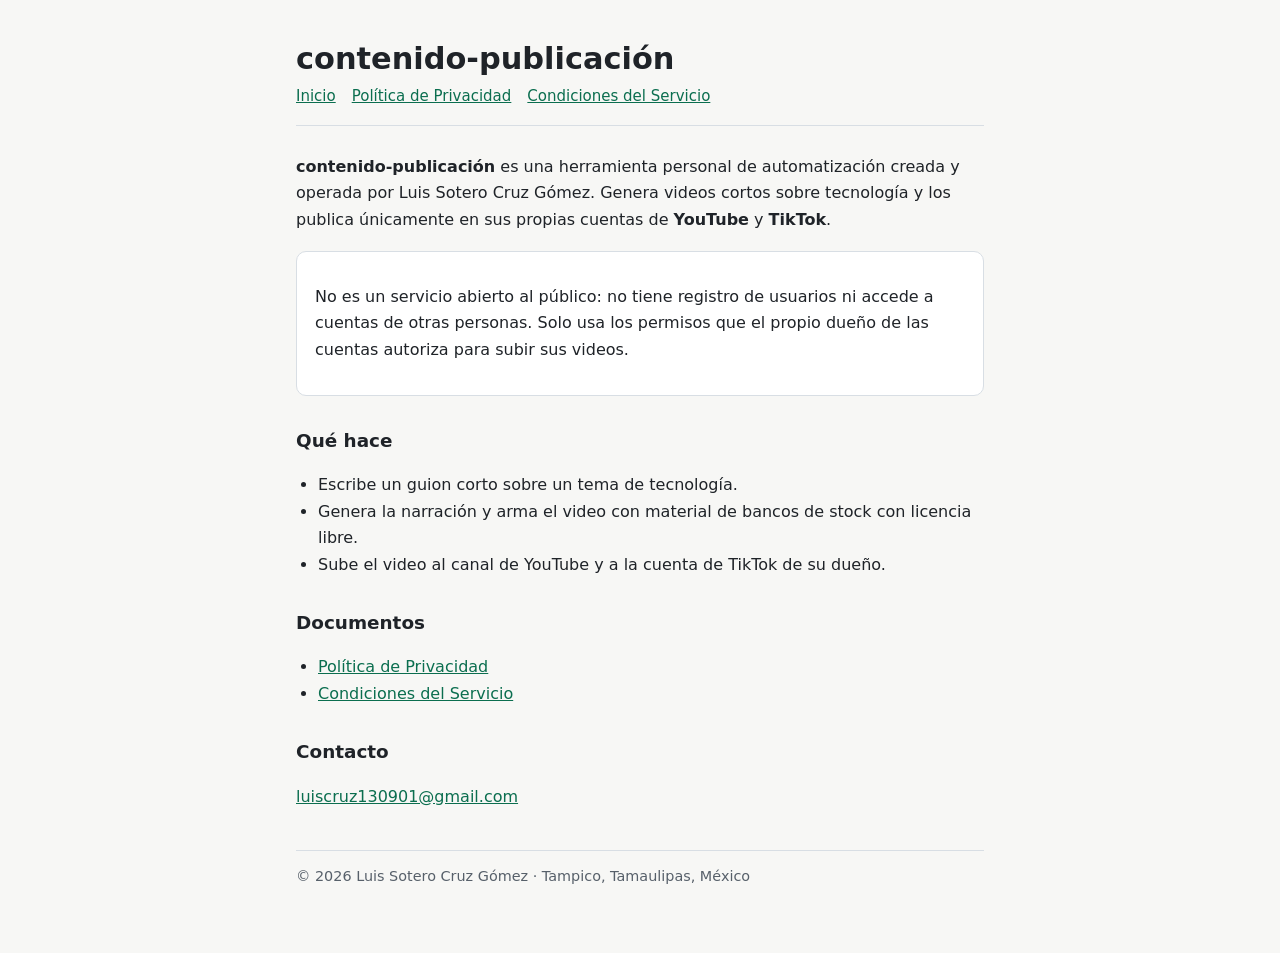
<file: index.html>
<!doctype html>
<html lang="es">
<head>
<meta charset="utf-8">
<meta name="viewport" content="width=device-width, initial-scale=1">
<title>contenido-publicación</title>
<meta name="description" content="Herramienta personal para publicar videos cortos de tecnología en los canales propios de Luis Cruz.">
<link rel="stylesheet" href="estilo.css">
</head>
<body>
<main>
  <header>
    <h1>contenido-publicación</h1>
    <nav>
      <a href="./">Inicio</a>
      <a href="privacidad.html">Política de Privacidad</a>
      <a href="terminos.html">Condiciones del Servicio</a>
    </nav>
  </header>

  <p>
    <strong>contenido-publicación</strong> es una herramienta personal de automatización creada y
    operada por Luis Sotero Cruz Gómez. Genera videos cortos sobre tecnología y los publica
    únicamente en sus propias cuentas de <strong>YouTube</strong> y <strong>TikTok</strong>.
  </p>

  <div class="tarjeta">
    <p>No es un servicio abierto al público: no tiene registro de usuarios ni accede a cuentas
    de otras personas. Solo usa los permisos que el propio dueño de las cuentas autoriza para
    subir sus videos.</p>
  </div>

  <h2>Qué hace</h2>
  <ul>
    <li>Escribe un guion corto sobre un tema de tecnología.</li>
    <li>Genera la narración y arma el video con material de bancos de stock con licencia libre.</li>
    <li>Sube el video al canal de YouTube y a la cuenta de TikTok de su dueño.</li>
  </ul>

  <h2>Documentos</h2>
  <ul>
    <li><a href="privacidad.html">Política de Privacidad</a></li>
    <li><a href="terminos.html">Condiciones del Servicio</a></li>
  </ul>

  <h2>Contacto</h2>
  <p><a href="mailto:luiscruz130901@gmail.com">luiscruz130901@gmail.com</a></p>

  <footer>© 2026 Luis Sotero Cruz Gómez · Tampico, Tamaulipas, México</footer>
</main>
</body>
</html>
</file>
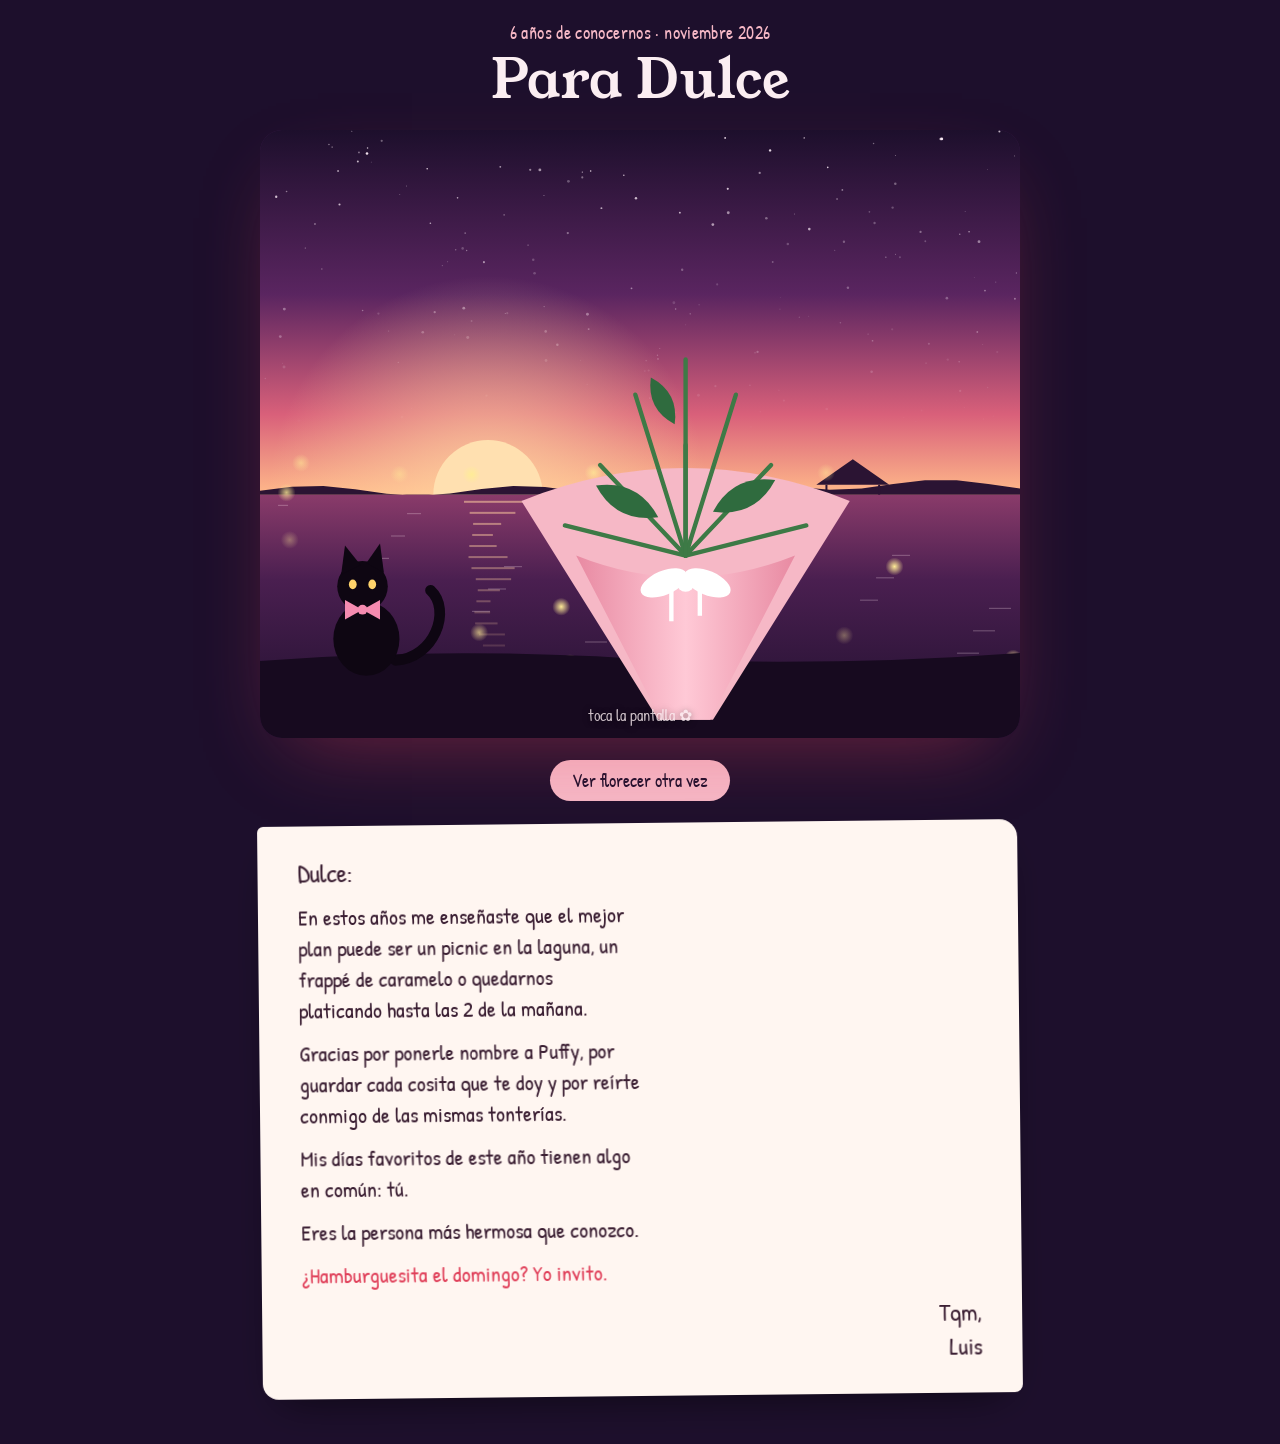
<file: para-dulce/index.html>
<!doctype html>
<html lang="es">
<head>
<meta charset="utf-8">
<meta name="viewport" content="width=device-width, initial-scale=1, viewport-fit=cover">
<meta name="robots" content="noindex, nofollow">
<title>Para Dulce</title>
<meta name="claude:viewport-fit-sides" content="cover">
<link rel="preconnect" href="https://fonts.googleapis.com">
<link rel="preconnect" href="https://fonts.gstatic.com" crossorigin>
<link rel="stylesheet" href="https://fonts.googleapis.com/css2?family=Patrick+Hand&family=Young+Serif&display=swap">
<style>
  *, *::before, *::after { box-sizing: border-box; }
  body { margin: 0; }
  :root { padding-top: env(safe-area-inset-top, 0px); padding-bottom: env(safe-area-inset-bottom, 0px); }
  /* Layout: una sola escena de atardecer en la laguna (canvas) y debajo la nota escrita a mano. Look único, nocturno. */
  :root {
    --sky: #1d0f2c;
    --plum: #3a1a4a;
    --rose: #e0405a;
    --blush: #f6b8c6;
    --ink: #fbeef2;
    --muted: #cfa9bd;
    --paper: #fff6f1;
    --paper-ink: #3b1f33;
    --font-display: "Young Serif", Georgia, "Times New Roman", serif;
    --font-hand: "Patrick Hand", "Segoe Print", "Bradley Hand", cursive;
    color-scheme: dark;
  }
  html, body { background: var(--sky); }
  body {
    color: var(--ink);
    font-family: var(--font-display);
    padding-left: max(16px, env(safe-area-inset-left, 0px));
    padding-right: max(16px, env(safe-area-inset-right, 0px));
    padding-block: 20px 48px;
  }
  .wrap { max-width: 760px; margin: 0 auto; display: flex; flex-direction: column; gap: 22px; }
  header { display: flex; flex-direction: column; gap: 6px; text-align: center; }
  .eyebrow {
    font-family: var(--font-hand); font-size: 1.15rem; color: var(--blush);
    letter-spacing: 0.02em;
  }
  h1 {
    margin: 0; font-weight: 400; font-size: clamp(2.2rem, 7vw, 3.4rem);
    line-height: 1.05; text-wrap: balance; color: var(--ink);
  }
  .scene {
    position: relative; width: 100%; max-width: 100%;
    aspect-ratio: 4 / 5; max-height: 78vh;
    border-radius: 22px; overflow: hidden;
    background: var(--plum);
    box-shadow: 0 30px 80px -30px rgba(224, 64, 90, 0.45);
  }
  @media (min-width: 640px) { .scene { aspect-ratio: 5 / 4; } }
  canvas { display: block; width: 100%; height: 100%; cursor: pointer; touch-action: manipulation; }
  .hint {
    position: absolute; left: 50%; transform: translateX(-50%);
    bottom: 12px; margin: 0;
    font-family: var(--font-hand); font-size: 1rem; color: var(--ink);
    opacity: 0.8; pointer-events: none; white-space: nowrap;
    text-shadow: 0 1px 6px rgba(0,0,0,0.5);
  }
  .note {
    background: var(--paper); color: var(--paper-ink);
    border-radius: 6px 18px 8px 16px;
    padding: 28px clamp(20px, 5vw, 40px) 30px;
    transform: rotate(-0.6deg);
    box-shadow: 0 18px 40px -18px rgba(0,0,0,0.6);
    display: flex; flex-direction: column; gap: 12px;
    animation: rise 900ms ease-out both;
  }
  .note p {
    margin: 0; font-family: var(--font-hand); font-weight: 400;
    font-size: clamp(1.2rem, 4vw, 1.4rem); line-height: 1.38;
    max-width: 34ch;
  }
  .note .greet { font-size: clamp(1.4rem, 4.6vw, 1.65rem); }
  .note .ask { color: var(--rose); }
  .note .sign { align-self: flex-end; font-size: 1.5rem; text-align: right; }
  .actions { display: flex; justify-content: center; }
  button {
    font-family: var(--font-hand); font-size: 1.15rem; font-weight: 400;
    color: var(--sky); background: var(--blush);
    border: 0; border-radius: 999px; padding: 8px 22px; cursor: pointer;
  }
  button:hover { background: var(--ink); }
  button:focus-visible { outline: 3px solid var(--rose); outline-offset: 3px; }
  @keyframes rise { from { transform: translateY(10px) rotate(-0.6deg); } to { transform: translateY(0) rotate(-0.6deg); } }
  @media (prefers-reduced-motion: reduce) { .note { animation: none; } }
</style>
</head>
<body>

<div class="wrap">
  <header>
    <span class="eyebrow">6 años de conocernos · noviembre 2026</span>
    <h1>Para Dulce</h1>
  </header>

  <div class="scene">
    <canvas id="scene" aria-label="Atardecer en la laguna con un ramo de rosas rojas y una flor blanca que florece, y un gatito negro con moño rosa."></canvas>
    <p class="hint">toca la pantalla ✿</p>
  </div>

  <div class="actions"><button id="replay" type="button">Ver florecer otra vez</button></div>

  <article class="note">
    <p class="greet">Dulce:</p>
    <p>En estos años me enseñaste que el mejor plan puede ser un picnic en la laguna, un frappé de caramelo o quedarnos platicando hasta las 2 de la mañana.</p>
    <p>Gracias por ponerle nombre a Puffy, por guardar cada cosita que te doy y por reírte conmigo de las mismas tonterías.</p>
    <p>Mis días favoritos de este año tienen algo en común: tú.</p>
    <p>Eres la persona más hermosa que conozco.</p>
    <p class="ask">¿Hamburguesita el domingo? Yo invito.</p>
    <p class="sign">Tqm,<br>Luis</p>
  </article>
</div>

<script>
(() => {
  const canvas = document.getElementById("scene");
  const ctx = canvas.getContext("2d");
  const reduce = window.matchMedia("(prefers-reduced-motion: reduce)").matches;
  let W = 0, H = 0, dpr = 1, t0 = performance.now(), stars = [], flies = [], petals = [], shooting = null;

  const rand = (a, b) => a + Math.random() * (b - a);
  const clamp = (v, a = 0, b = 1) => Math.max(a, Math.min(b, v));
  const easeOutBack = x => { const c1 = 1.5, c3 = c1 + 1; return 1 + c3 * Math.pow(x - 1, 3) + c1 * Math.pow(x - 1, 2); };

  function resize() {
    const r = canvas.getBoundingClientRect();
    dpr = Math.min(window.devicePixelRatio || 1, 2);
    W = r.width; H = r.height;
    canvas.width = Math.round(W * dpr); canvas.height = Math.round(H * dpr);
    ctx.setTransform(dpr, 0, 0, dpr, 0, 0);
    stars = Array.from({ length: Math.round(W * H / 2600) }, () => ({
      x: Math.random() * W, y: Math.random() * H * 0.5, r: rand(0.4, 1.5),
      s: rand(0.6, 2.2), p: Math.random() * 6.28
    }));
    flies = Array.from({ length: 22 }, () => ({
      x: Math.random() * W, y: rand(H * 0.55, H * 0.95), p: Math.random() * 6.28, s: rand(0.3, 0.9)
    }));
    if (reduce) draw(99);
  }

  /* ---------- escenario ---------- */
  function sky(t) {
    const hz = H * 0.6;
    const g = ctx.createLinearGradient(0, 0, 0, hz);
    g.addColorStop(0, "#1d0f2c");
    g.addColorStop(0.45, "#5a2560");
    g.addColorStop(0.78, "#d9607a");
    g.addColorStop(1, "#ffb98a");
    ctx.fillStyle = g; ctx.fillRect(0, 0, W, hz);

    for (const s of stars) {
      const fade = 1 - s.y / (H * 0.5);
      const a = fade * (0.35 + 0.65 * (0.5 + 0.5 * Math.sin(t * s.s + s.p)));
      ctx.fillStyle = `rgba(255,240,250,${a.toFixed(3)})`;
      ctx.beginPath(); ctx.arc(s.x, s.y, s.r, 0, 6.283); ctx.fill();
    }

    // estrella fugaz
    if (!reduce) {
      if (!shooting && Math.random() < 0.004) shooting = { x: rand(W * 0.2, W), y: rand(0, H * 0.2), life: 0 };
      if (shooting) {
        shooting.life += 0.016;
        const L = shooting.life, x = shooting.x - L * W * 0.6, y = shooting.y + L * H * 0.25;
        const gr = ctx.createLinearGradient(x, y, x + 60, y - 25);
        gr.addColorStop(0, "rgba(255,255,255,0.9)"); gr.addColorStop(1, "rgba(255,255,255,0)");
        ctx.strokeStyle = gr; ctx.lineWidth = 1.6;
        ctx.beginPath(); ctx.moveTo(x, y); ctx.lineTo(x + 60, y - 25); ctx.stroke();
        if (L > 0.8) shooting = null;
      }
    }

    // sol
    const sx = W * 0.3, sr = Math.min(W, H) * 0.09;
    const glow = ctx.createRadialGradient(sx, hz, 0, sx, hz, sr * 4);
    glow.addColorStop(0, "rgba(255,214,160,0.8)"); glow.addColorStop(1, "rgba(255,214,160,0)");
    ctx.fillStyle = glow; ctx.fillRect(0, hz - sr * 4, W, sr * 4);
    ctx.fillStyle = "#ffe0b0";
    ctx.beginPath(); ctx.arc(sx, hz, sr, Math.PI, 0); ctx.fill();

    // orilla lejana con la palapa del picnic
    ctx.fillStyle = "#2b1433";
    ctx.beginPath(); ctx.moveTo(0, hz);
    for (let x = 0; x <= W; x += W / 24) ctx.lineTo(x, hz - 4 - 5 * Math.sin(x * 0.03) - (x > W * 0.6 ? 6 : 0));
    ctx.lineTo(W, hz); ctx.closePath(); ctx.fill();
    const px = W * 0.78, py = hz - 10, pw = Math.min(W, H) * 0.06;
    ctx.beginPath(); ctx.moveTo(px - pw, py); ctx.lineTo(px, py - pw * 0.7); ctx.lineTo(px + pw, py); ctx.closePath(); ctx.fill();
    ctx.fillRect(px - pw * 0.75, py, 2, pw * 0.45); ctx.fillRect(px + pw * 0.75 - 2, py, 2, pw * 0.45);
  }

  function water(t) {
    const hz = H * 0.6;
    const g = ctx.createLinearGradient(0, hz, 0, H);
    g.addColorStop(0, "#8a3b6a"); g.addColorStop(0.35, "#4a1f50"); g.addColorStop(1, "#1d0f2c");
    ctx.fillStyle = g; ctx.fillRect(0, hz, W, H - hz);
    // reflejo del sol
    const sx = W * 0.3;
    for (let i = 0; i < 16; i++) {
      const y = hz + 6 + i * (H - hz) / 22;
      const w = (30 - i * 1.4) * (0.7 + 0.3 * Math.sin(t * 1.4 + i));
      ctx.fillStyle = `rgba(255,206,160,${(0.55 - i * 0.03).toFixed(3)})`;
      ctx.fillRect(sx - w + 6 * Math.sin(t + i), y, w * 2, 2);
    }
    // destellos
    ctx.fillStyle = "rgba(255,230,240,0.25)";
    for (let i = 0; i < 26; i++) {
      const x = (i * 97 + t * 14) % W, y = hz + 10 + ((i * 53) % Math.max(1, (H - hz - 20)));
      ctx.fillRect(x, y, 10 + (i % 4) * 4, 1.2);
    }
  }

  function grass() {
    const y0 = H * 0.86;
    ctx.fillStyle = "#170a1f";
    ctx.beginPath(); ctx.moveTo(0, H);
    ctx.lineTo(0, y0 + 8);
    ctx.quadraticCurveTo(W * 0.25, y0 - 6, W * 0.5, y0 + 6);
    ctx.quadraticCurveTo(W * 0.75, y0 + 14, W, y0);
    ctx.lineTo(W, H); ctx.closePath(); ctx.fill();
  }

  function cat(t) {
    const s = Math.min(W, H) * 0.0016;
    const x = W * 0.14, y = H * 0.885;
    ctx.save(); ctx.translate(x, y); ctx.scale(s, s);
    ctx.fillStyle = "#0e0612";
    // cola
    const sway = reduce ? 0 : Math.sin(t * 1.6) * 18;
    ctx.lineWidth = 11; ctx.lineCap = "round"; ctx.strokeStyle = "#0e0612";
    ctx.beginPath(); ctx.moveTo(30, -8); ctx.bezierCurveTo(70, -10, 72 + sway, -60, 50 + sway, -80); ctx.stroke();
    // cuerpo
    ctx.beginPath(); ctx.ellipse(0, -30, 34, 38, 0, 0, 6.283); ctx.fill();
    // cabeza
    ctx.beginPath(); ctx.arc(-4, -84, 26, 0, 6.283); ctx.fill();
    // orejas
    ctx.beginPath(); ctx.moveTo(-26, -96); ctx.lineTo(-22, -126); ctx.lineTo(-6, -106); ctx.closePath(); ctx.fill();
    ctx.beginPath(); ctx.moveTo(18, -98); ctx.lineTo(14, -128); ctx.lineTo(0, -108); ctx.closePath(); ctx.fill();
    // ojos que parpadean
    const blink = reduce ? 1 : (Math.sin(t * 0.9) > 0.97 ? 0.15 : 1);
    ctx.fillStyle = "#ffd36b";
    ctx.beginPath(); ctx.ellipse(-14, -86, 4, 5 * blink, 0, 0, 6.283); ctx.fill();
    ctx.beginPath(); ctx.ellipse(6, -86, 4, 5 * blink, 0, 0, 6.283); ctx.fill();
    // moño rosa
    ctx.fillStyle = "#f58bb0";
    ctx.beginPath(); ctx.moveTo(-4, -60); ctx.lineTo(-22, -70); ctx.lineTo(-22, -50); ctx.closePath(); ctx.fill();
    ctx.beginPath(); ctx.moveTo(-4, -60); ctx.lineTo(14, -70); ctx.lineTo(14, -50); ctx.closePath(); ctx.fill();
    ctx.beginPath(); ctx.arc(-4, -60, 5, 0, 6.283); ctx.fill();
    ctx.restore();
  }

  function fireflies(t) {
    for (const f of flies) {
      const x = f.x + Math.sin(t * f.s + f.p) * 22, y = f.y + Math.cos(t * f.s * 0.8 + f.p) * 14;
      const a = 0.35 + 0.65 * (0.5 + 0.5 * Math.sin(t * 2 * f.s + f.p));
      const g = ctx.createRadialGradient(x, y, 0, x, y, 9);
      g.addColorStop(0, `rgba(255,236,150,${a.toFixed(3)})`); g.addColorStop(1, "rgba(255,236,150,0)");
      ctx.fillStyle = g; ctx.beginPath(); ctx.arc(x, y, 9, 0, 6.283); ctx.fill();
    }
  }

  /* ---------- ramo ---------- */
  function rose(x, y, r, k) {
    if (r <= 0.5) return;
    ctx.save(); ctx.translate(x, y);
    const shades = ["#7d0f24", "#a6182f", "#c8233c", "#e0405a"];
    for (let layer = 0; layer < 4; layer++) {
      const n = 5 + layer, rr = r * (1 - layer * 0.22);
      ctx.fillStyle = shades[layer];
      for (let i = 0; i < n; i++) {
        const a = i / n * 6.283 + layer * 0.5 + k;
        ctx.beginPath();
        ctx.ellipse(Math.cos(a) * rr * 0.38, Math.sin(a) * rr * 0.38, rr * 0.55, rr * 0.42, a, 0, 6.283);
        ctx.fill();
      }
    }
    ctx.strokeStyle = "rgba(70,5,20,0.7)"; ctx.lineWidth = Math.max(1, r * 0.06);
    ctx.beginPath();
    for (let a = 0; a < 9.5; a += 0.2) {
      const rad = r * 0.04 * a;
      const px = Math.cos(a + k) * rad, py = Math.sin(a + k) * rad;
      a === 0 ? ctx.moveTo(px, py) : ctx.lineTo(px, py);
    }
    ctx.stroke();
    ctx.restore();
  }

  function whiteFlower(x, y, r, t) {
    if (r <= 0.5) return;
    ctx.save(); ctx.translate(x, y); ctx.rotate(Math.sin(t * 0.7) * 0.05);
    for (let i = 0; i < 5; i++) {
      const a = i / 5 * 6.283 - Math.PI / 2;
      ctx.save(); ctx.rotate(a);
      const g = ctx.createLinearGradient(0, 0, r * 1.1, 0);
      g.addColorStop(0, "#ffd6e2"); g.addColorStop(0.35, "#ffffff"); g.addColorStop(1, "#fff4f7");
      ctx.fillStyle = g;
      ctx.beginPath(); ctx.ellipse(r * 0.55, 0, r * 0.6, r * 0.28, 0, 0, 6.283); ctx.fill();
      ctx.restore();
    }
    ctx.fillStyle = "#ffcf5a";
    for (let i = 0; i < 6; i++) {
      const a = i / 6 * 6.283;
      ctx.beginPath(); ctx.arc(Math.cos(a) * r * 0.16, Math.sin(a) * r * 0.16, Math.max(1, r * 0.06), 0, 6.283); ctx.fill();
    }
    ctx.restore();
  }

  function leaf(x, y, len, ang) {
    ctx.save(); ctx.translate(x, y); ctx.rotate(ang);
    ctx.fillStyle = "#2f6b3e";
    ctx.beginPath(); ctx.moveTo(0, 0);
    ctx.quadraticCurveTo(len * 0.5, -len * 0.35, len, 0);
    ctx.quadraticCurveTo(len * 0.5, len * 0.35, 0, 0); ctx.fill();
    ctx.restore();
  }

  function bouquet(t) {
    const S = Math.min(W * 0.95, H * 0.9);
    const cx = W * 0.56, base = H * 0.97, neck = base - S * 0.3, top = neck - S * 0.12;
    const grow = clamp(t / 1.4);
    const flowers = [
      [-0.17, -0.06], [0.17, -0.06], [-0.1, -0.2], [0.1, -0.2], [-0.24, 0.06], [0.24, 0.06], [0, -0.1]
    ].map(([dx, dy], i) => ({ x: cx + dx * S, y: top + dy * S, d: i * 0.25 }));
    const white = { x: cx, y: top - 0.27 * S };

    // papel trasero
    ctx.fillStyle = "#f6b8c6";
    ctx.beginPath();
    ctx.moveTo(cx - S * 0.3, top + S * 0.02);
    ctx.quadraticCurveTo(cx, top - S * 0.1, cx + S * 0.3, top + S * 0.02);
    ctx.lineTo(cx + S * 0.05, base); ctx.lineTo(cx - S * 0.05, base); ctx.closePath(); ctx.fill();

    // tallos
    ctx.strokeStyle = "#3d7a46"; ctx.lineWidth = Math.max(2, S * 0.008); ctx.lineCap = "round";
    for (const f of [...flowers, white]) {
      ctx.beginPath(); ctx.moveTo(cx, neck);
      ctx.lineTo(cx + (f.x - cx) * grow, neck + (f.y - neck) * grow); ctx.stroke();
    }
    if (grow > 0.6) {
      const lg = (grow - 0.6) / 0.4;
      leaf(cx - S * 0.05, top + S * 0.05, S * 0.16 * lg, Math.PI * 1.15);
      leaf(cx + S * 0.05, top + S * 0.04, S * 0.16 * lg, -Math.PI * 0.15);
      leaf(cx - S * 0.02, top - S * 0.12, S * 0.12 * lg, Math.PI * 1.35);
    }

    // nube de flores blancas pequeñas
    if (grow >= 1) {
      const a = clamp((t - 1.4) / 1.5);
      ctx.fillStyle = `rgba(255,255,255,${(0.85 * a).toFixed(3)})`;
      for (let i = 0; i < 40; i++) {
        const ang = i * 2.399, rad = S * (0.13 + (i % 7) * 0.025);
        const x = cx + Math.cos(ang) * rad, y = top - S * 0.08 + Math.sin(ang) * rad * 0.7;
        ctx.beginPath(); ctx.arc(x, y, Math.max(1, S * 0.006), 0, 6.283); ctx.fill();
      }
    }

    // rosas
    for (const f of flowers) {
      const p = clamp((t - 1.3 - f.d) / 1.4);
      rose(f.x, f.y, S * 0.075 * (p > 0 ? easeOutBack(p) : 0), f.d * 3);
    }
    const pw = clamp((t - 3.2) / 1.6);
    whiteFlower(white.x, white.y, S * 0.085 * (pw > 0 ? easeOutBack(pw) : 0), t);

    // papel delantero, liso
    const g = ctx.createLinearGradient(cx - S * 0.2, 0, cx + S * 0.2, 0);
    g.addColorStop(0, "#e88aa2"); g.addColorStop(0.5, "#ffc9d6"); g.addColorStop(1, "#e88aa2");
    ctx.fillStyle = g;
    ctx.beginPath();
    ctx.moveTo(cx - S * 0.2, top + S * 0.12);
    ctx.quadraticCurveTo(cx, top + S * 0.2, cx + S * 0.2, top + S * 0.12);
    ctx.lineTo(cx + S * 0.045, base); ctx.lineTo(cx - S * 0.045, base); ctx.closePath(); ctx.fill();

    // moño
    ctx.fillStyle = "#ffffff";
    const by = neck + S * 0.05;
    ctx.beginPath(); ctx.ellipse(cx - S * 0.04, by, S * 0.045, S * 0.022, -0.4, 0, 6.283); ctx.fill();
    ctx.beginPath(); ctx.ellipse(cx + S * 0.04, by, S * 0.045, S * 0.022, 0.4, 0, 6.283); ctx.fill();
    ctx.beginPath(); ctx.arc(cx, by, S * 0.016, 0, 6.283); ctx.fill();
    ctx.fillRect(cx - S * 0.03, by, S * 0.008, S * 0.07);
    ctx.fillRect(cx + S * 0.022, by, S * 0.008, S * 0.06);
  }

  function fallingPetals() {
    for (const p of petals) {
      p.vy += 0.02; p.x += p.vx + Math.sin(p.y * 0.05) * 0.4; p.y += p.vy; p.a += p.va; p.life -= 0.008;
      ctx.save(); ctx.translate(p.x, p.y); ctx.rotate(p.a);
      ctx.fillStyle = p.c.replace("A", Math.max(0, p.life).toFixed(3));
      ctx.beginPath(); ctx.ellipse(0, 0, p.r, p.r * 0.55, 0, 0, 6.283); ctx.fill();
      ctx.restore();
    }
    petals = petals.filter(p => p.life > 0 && p.y < H + 20);
  }

  function draw(t) {
    ctx.clearRect(0, 0, W, H);
    sky(t); water(t); fireflies(t); grass(); cat(t); bouquet(t); fallingPetals();
  }

  function loop(now) {
    draw((now - t0) / 1000);
    requestAnimationFrame(loop);
  }

  canvas.addEventListener("pointerdown", e => {
    const r = canvas.getBoundingClientRect();
    const x = e.clientX - r.left, y = e.clientY - r.top;
    const colors = ["rgba(200,35,60,A)", "rgba(255,255,255,A)", "rgba(246,184,198,A)"];
    for (let i = 0; i < 16; i++) {
      petals.push({ x, y, vx: rand(-2, 2), vy: rand(-3, -0.5), a: rand(0, 6), va: rand(-0.1, 0.1),
        r: rand(4, 8), life: 1, c: colors[i % 3] });
    }
    if (reduce) { draw(99); }
  });

  document.getElementById("replay").addEventListener("click", () => {
    t0 = performance.now(); petals = [];
    if (reduce) draw(99);
  });

  new ResizeObserver(resize).observe(canvas);
  resize();
  if (!reduce) requestAnimationFrame(loop); else draw(99);
})();
</script>
</body>
</html>
</file>
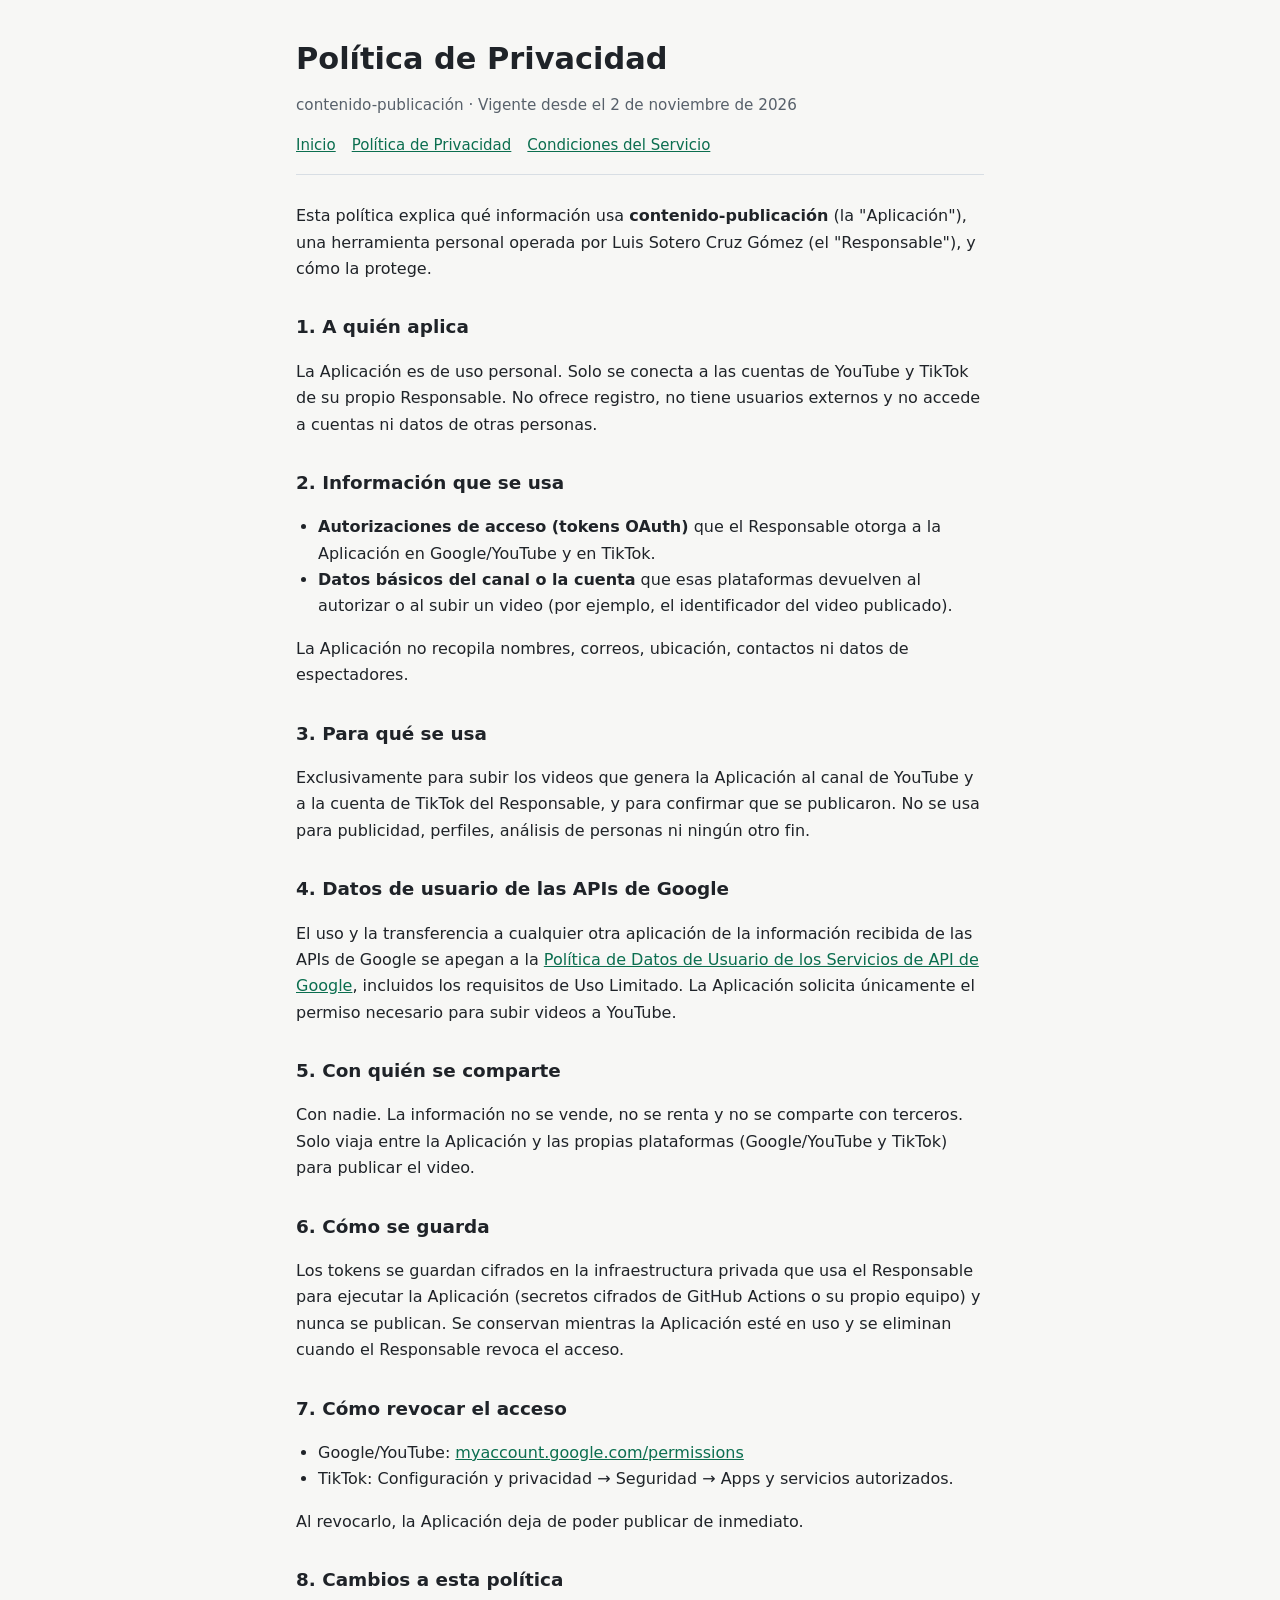
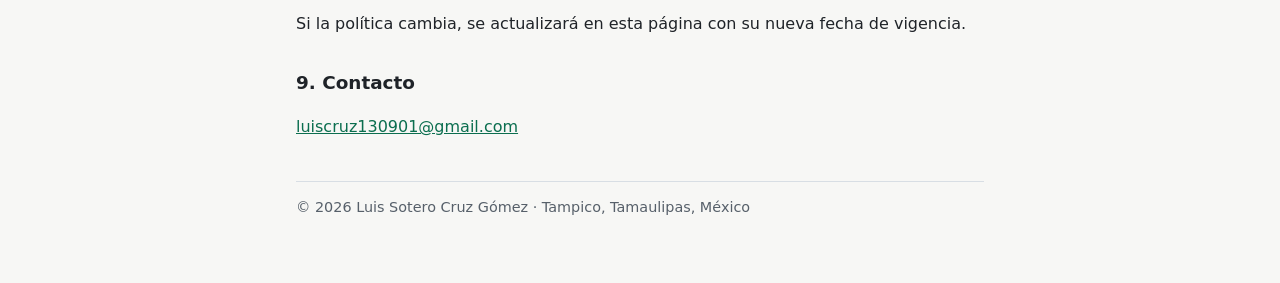
<file: privacidad.html>
<!doctype html>
<html lang="es">
<head>
<meta charset="utf-8">
<meta name="viewport" content="width=device-width, initial-scale=1">
<title>Política de Privacidad</title>
<meta name="description" content="Política de Privacidad de contenido-publicación.">
<link rel="stylesheet" href="estilo.css">
</head>
<body>
<main>
  <header>
    <h1>Política de Privacidad</h1>
    <p class="fecha">contenido-publicación · Vigente desde el 2 de noviembre de 2026</p>
    <nav>
      <a href="./">Inicio</a>
      <a href="privacidad.html">Política de Privacidad</a>
      <a href="terminos.html">Condiciones del Servicio</a>
    </nav>
  </header>

  <p>
    Esta política explica qué información usa <strong>contenido-publicación</strong> (la
    "Aplicación"), una herramienta personal operada por Luis Sotero Cruz Gómez (el "Responsable"),
    y cómo la protege.
  </p>

  <h2>1. A quién aplica</h2>
  <p>
    La Aplicación es de uso personal. Solo se conecta a las cuentas de YouTube y TikTok de su
    propio Responsable. No ofrece registro, no tiene usuarios externos y no accede a cuentas ni
    datos de otras personas.
  </p>

  <h2>2. Información que se usa</h2>
  <ul>
    <li><strong>Autorizaciones de acceso (tokens OAuth)</strong> que el Responsable otorga a la
      Aplicación en Google/YouTube y en TikTok.</li>
    <li><strong>Datos básicos del canal o la cuenta</strong> que esas plataformas devuelven al
      autorizar o al subir un video (por ejemplo, el identificador del video publicado).</li>
  </ul>
  <p>La Aplicación no recopila nombres, correos, ubicación, contactos ni datos de espectadores.</p>

  <h2>3. Para qué se usa</h2>
  <p>
    Exclusivamente para subir los videos que genera la Aplicación al canal de YouTube y a la
    cuenta de TikTok del Responsable, y para confirmar que se publicaron. No se usa para
    publicidad, perfiles, análisis de personas ni ningún otro fin.
  </p>

  <h2>4. Datos de usuario de las APIs de Google</h2>
  <p>
    El uso y la transferencia a cualquier otra aplicación de la información recibida de las APIs
    de Google se apegan a la
    <a href="https://developers.google.com/terms/api-services-user-data-policy">Política de Datos
    de Usuario de los Servicios de API de Google</a>, incluidos los requisitos de Uso Limitado.
    La Aplicación solicita únicamente el permiso necesario para subir videos a YouTube.
  </p>

  <h2>5. Con quién se comparte</h2>
  <p>
    Con nadie. La información no se vende, no se renta y no se comparte con terceros. Solo viaja
    entre la Aplicación y las propias plataformas (Google/YouTube y TikTok) para publicar el video.
  </p>

  <h2>6. Cómo se guarda</h2>
  <p>
    Los tokens se guardan cifrados en la infraestructura privada que usa el Responsable para
    ejecutar la Aplicación (secretos cifrados de GitHub Actions o su propio equipo) y nunca se
    publican. Se conservan mientras la Aplicación esté en uso y se eliminan cuando el
    Responsable revoca el acceso.
  </p>

  <h2>7. Cómo revocar el acceso</h2>
  <ul>
    <li>Google/YouTube: <a href="https://myaccount.google.com/permissions">myaccount.google.com/permissions</a></li>
    <li>TikTok: Configuración y privacidad → Seguridad → Apps y servicios autorizados.</li>
  </ul>
  <p>Al revocarlo, la Aplicación deja de poder publicar de inmediato.</p>

  <h2>8. Cambios a esta política</h2>
  <p>Si la política cambia, se actualizará en esta página con su nueva fecha de vigencia.</p>

  <h2>9. Contacto</h2>
  <p><a href="mailto:luiscruz130901@gmail.com">luiscruz130901@gmail.com</a></p>

  <footer>© 2026 Luis Sotero Cruz Gómez · Tampico, Tamaulipas, México</footer>
</main>
</body>
</html>
</file>
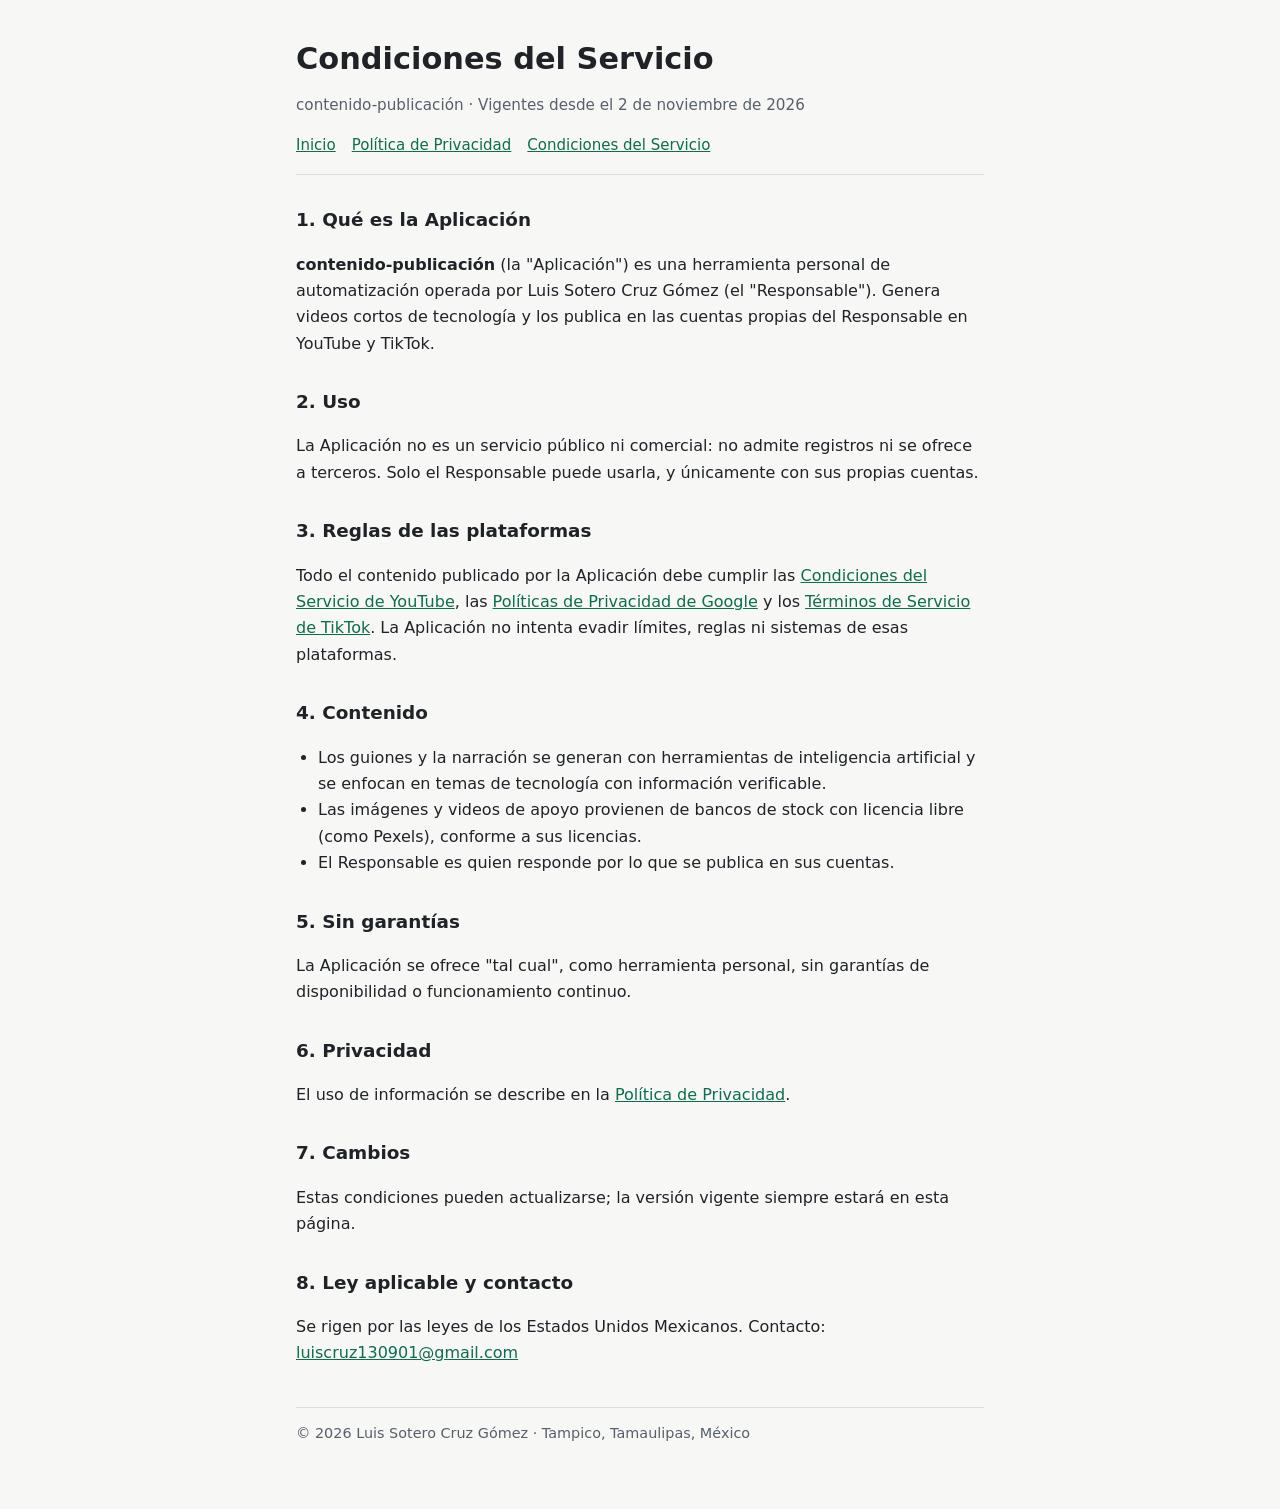
<file: terminos.html>
<!doctype html>
<html lang="es">
<head>
<meta charset="utf-8">
<meta name="viewport" content="width=device-width, initial-scale=1">
<title>Condiciones del Servicio</title>
<meta name="description" content="Condiciones del Servicio de contenido-publicación.">
<link rel="stylesheet" href="estilo.css">
</head>
<body>
<main>
  <header>
    <h1>Condiciones del Servicio</h1>
    <p class="fecha">contenido-publicación · Vigentes desde el 2 de noviembre de 2026</p>
    <nav>
      <a href="./">Inicio</a>
      <a href="privacidad.html">Política de Privacidad</a>
      <a href="terminos.html">Condiciones del Servicio</a>
    </nav>
  </header>

  <h2>1. Qué es la Aplicación</h2>
  <p>
    <strong>contenido-publicación</strong> (la "Aplicación") es una herramienta personal de
    automatización operada por Luis Sotero Cruz Gómez (el "Responsable"). Genera videos cortos de
    tecnología y los publica en las cuentas propias del Responsable en YouTube y TikTok.
  </p>

  <h2>2. Uso</h2>
  <p>
    La Aplicación no es un servicio público ni comercial: no admite registros ni se ofrece a
    terceros. Solo el Responsable puede usarla, y únicamente con sus propias cuentas.
  </p>

  <h2>3. Reglas de las plataformas</h2>
  <p>
    Todo el contenido publicado por la Aplicación debe cumplir las
    <a href="https://www.youtube.com/t/terms">Condiciones del Servicio de YouTube</a>, las
    <a href="https://policies.google.com/privacy">Políticas de Privacidad de Google</a> y los
    <a href="https://www.tiktok.com/legal/terms-of-service">Términos de Servicio de TikTok</a>.
    La Aplicación no intenta evadir límites, reglas ni sistemas de esas plataformas.
  </p>

  <h2>4. Contenido</h2>
  <ul>
    <li>Los guiones y la narración se generan con herramientas de inteligencia artificial y se
      enfocan en temas de tecnología con información verificable.</li>
    <li>Las imágenes y videos de apoyo provienen de bancos de stock con licencia libre (como
      Pexels), conforme a sus licencias.</li>
    <li>El Responsable es quien responde por lo que se publica en sus cuentas.</li>
  </ul>

  <h2>5. Sin garantías</h2>
  <p>
    La Aplicación se ofrece "tal cual", como herramienta personal, sin garantías de
    disponibilidad o funcionamiento continuo.
  </p>

  <h2>6. Privacidad</h2>
  <p>El uso de información se describe en la <a href="privacidad.html">Política de Privacidad</a>.</p>

  <h2>7. Cambios</h2>
  <p>Estas condiciones pueden actualizarse; la versión vigente siempre estará en esta página.</p>

  <h2>8. Ley aplicable y contacto</h2>
  <p>
    Se rigen por las leyes de los Estados Unidos Mexicanos. Contacto:
    <a href="mailto:luiscruz130901@gmail.com">luiscruz130901@gmail.com</a>
  </p>

  <footer>© 2026 Luis Sotero Cruz Gómez · Tampico, Tamaulipas, México</footer>
</main>
</body>
</html>
</file>
<file: estilo.css>
:root {
  --fondo: #f7f7f5;
  --texto: #1f2328;
  --suave: #57606a;
  --linea: #d8dee4;
  --acento: #0b6e4f;
  --tarjeta: #ffffff;
}
@media (prefers-color-scheme: dark) {
  :root {
    --fondo: #111418;
    --texto: #e6edf3;
    --suave: #9da7b1;
    --linea: #2d333b;
    --acento: #3fb98a;
    --tarjeta: #171b21;
  }
}
* { box-sizing: border-box; }
body {
  margin: 0;
  background: var(--fondo);
  color: var(--texto);
  font: 16px/1.65 system-ui, -apple-system, "Segoe UI", Roboto, sans-serif;
}
main {
  max-width: 720px;
  margin: 0 auto;
  padding: 40px 16px 64px;
}
header { border-bottom: 1px solid var(--linea); margin-bottom: 28px; padding-bottom: 16px; }
nav { display: flex; gap: 16px; flex-wrap: wrap; font-size: 15px; }
a { color: var(--acento); }
h1 { font-size: 1.9rem; line-height: 1.25; margin: 0 0 6px; }
h2 { font-size: 1.15rem; margin: 30px 0 8px; }
.fecha, .nota { color: var(--suave); font-size: 0.95rem; }
.tarjeta {
  background: var(--tarjeta);
  border: 1px solid var(--linea);
  border-radius: 10px;
  padding: 16px 18px;
  margin: 18px 0;
}
ul { padding-left: 22px; }
footer { margin-top: 40px; border-top: 1px solid var(--linea); padding-top: 14px; color: var(--suave); font-size: 0.9rem; }
</file>
